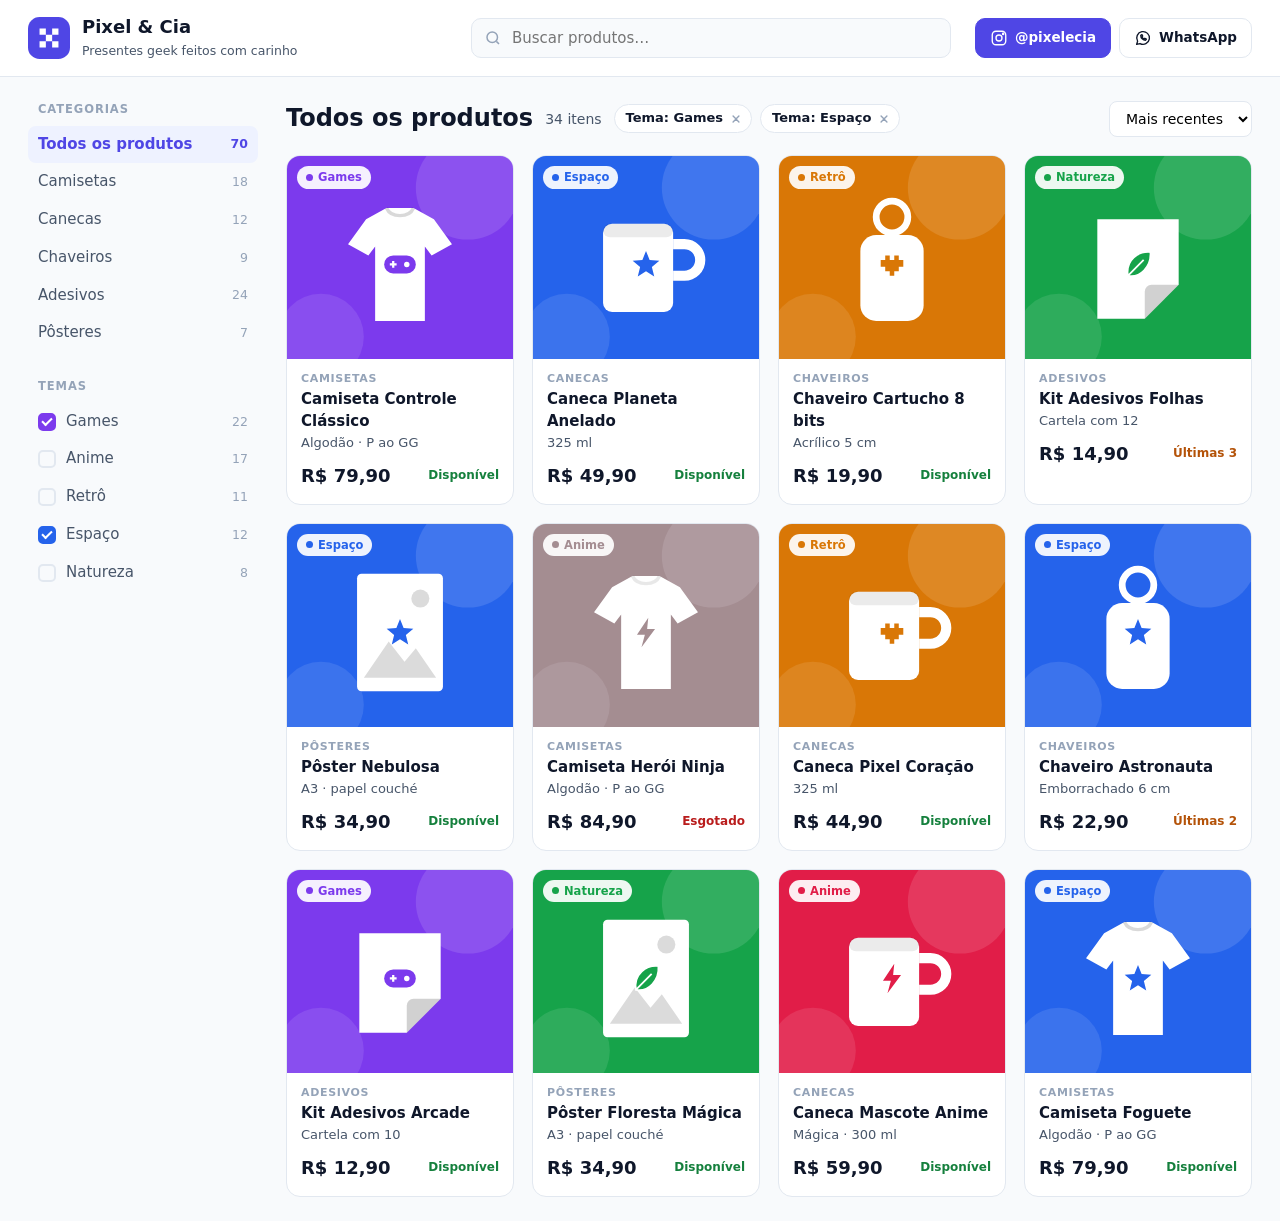
<file: docs/layouts/layout-a.html>
<!doctype html>
<html lang="pt-BR">
<head>
<meta charset="utf-8">
<meta name="viewport" content="width=device-width, initial-scale=1">
<title>Layout A · Vitrine com barra lateral</title>
<style>
  :root { --marca: #4f46e5; --marca-suave: #eef2ff; --fundo: #f8fafc; --sup: #fff; --borda: #e2e8f0; --texto: #0f172a; --t2: #475569; --t3: #94a3b8; }
  * { box-sizing: border-box; }
  body { margin: 0; font: 15px/1.45 "Segoe UI", system-ui, sans-serif; color: var(--texto); background: var(--fundo); }
  svg { display: block; }
  .topo { background: var(--sup); border-bottom: 1px solid var(--borda); }
  .topo-in { max-width: 1280px; margin: 0 auto; padding: 14px 28px; display: flex; align-items: center; gap: 24px; }
  .marca { display: flex; align-items: center; gap: 12px; }
  .marca .logo { width: 42px; height: 42px; }
  .marca strong { display: block; font-size: 18px; }
  .marca small { color: var(--t2); font-size: 12.5px; }
  .busca { flex: 1; max-width: 480px; margin-left: auto; position: relative; }
  .busca input { width: 100%; height: 40px; border: 1px solid var(--borda); border-radius: 10px; background: var(--fundo); padding: 0 14px 0 40px; font: inherit; }
  .busca svg { position: absolute; left: 13px; top: 11px; width: 18px; color: var(--t3); }
  .redes { display: flex; gap: 8px; }
  .redes a { display: inline-flex; align-items: center; gap: 7px; height: 40px; padding: 0 14px; border-radius: 10px; border: 1px solid var(--borda); color: var(--texto); text-decoration: none; font-weight: 600; font-size: 13.5px; }
  .redes a svg { width: 18px; }
  .redes a.insta { background: var(--marca); border-color: var(--marca); color: #fff; }
  .layout { max-width: 1280px; margin: 0 auto; padding: 24px 28px; display: grid; grid-template-columns: 230px 1fr; gap: 28px; }
  .lateral h3 { font-size: 11.5px; letter-spacing: .08em; text-transform: uppercase; color: var(--t3); margin: 0 0 8px 10px; }
  .lateral ul { list-style: none; margin: 0 0 26px; padding: 0; }
  .lateral li { display: flex; align-items: center; gap: 10px; padding: 8px 10px; border-radius: 8px; color: var(--t2); font-weight: 500; }
  .lateral li .n { margin-left: auto; font-size: 12.5px; color: var(--t3); }
  .lateral li.ativo { background: var(--marca-suave); color: var(--marca); font-weight: 700; }
  .lateral li.ativo .n { color: var(--marca); }
  .check { width: 18px; height: 18px; border-radius: 5px; border: 2px solid var(--borda); display: grid; place-items: center; flex: none; }
  .check.on { background: var(--c); border-color: var(--c); }
  .check.on::after { content: ""; width: 8px; height: 4px; border: solid #fff; border-width: 0 0 2.4px 2.4px; transform: rotate(-45deg) translate(1px, -1px); }
  .ponto { width: 9px; height: 9px; border-radius: 50%; background: var(--c); }
  .barra { display: flex; align-items: center; gap: 12px; margin-bottom: 18px; flex-wrap: wrap; }
  .barra h1 { margin: 0; font-size: 24px; }
  .barra .qtd { color: var(--t2); font-size: 14px; }
  .chips { display: flex; gap: 8px; }
  .chip { display: inline-flex; align-items: center; gap: 6px; padding: 4px 8px 4px 11px; border-radius: 999px; background: var(--sup); border: 1px solid var(--borda); font-size: 13px; font-weight: 600; }
  .chip svg { width: 14px; color: var(--t3); }
  .ordem { margin-left: auto; height: 36px; border: 1px solid var(--borda); border-radius: 8px; padding: 0 12px; font: inherit; font-size: 14px; background: var(--sup); }
  .grade { display: grid; grid-template-columns: repeat(4, 1fr); gap: 18px; }
  .card { background: var(--sup); border: 1px solid var(--borda); border-radius: 14px; overflow: hidden; }
  .card .img { aspect-ratio: 10/9; position: relative; }
  .card .img svg { width: 100%; height: 100%; }
  .tag { position: absolute; left: 10px; top: 10px; background: rgba(255,255,255,.92); color: var(--c); font-size: 11.5px; font-weight: 700; padding: 3px 9px; border-radius: 999px; display: flex; align-items: center; gap: 5px; }
  .tag .ponto { width: 7px; height: 7px; }
  .card .corpo { padding: 12px 14px 15px; }
  .cat { font-size: 11px; text-transform: uppercase; letter-spacing: .06em; color: var(--t3); font-weight: 700; }
  .card h4 { margin: 2px 0 1px; font-size: 15px; }
  .conteudo { font-size: 13px; color: var(--t2); }
  .rodape-card { display: flex; align-items: center; justify-content: space-between; margin-top: 10px; }
  .preco { font-size: 18px; font-weight: 800; }
  .estoque { font-size: 12px; font-weight: 600; color: #15803d; }
  .estoque.baixo { color: #b45309; } .estoque.zero { color: #b91c1c; }
  .card.esgotado .img { filter: grayscale(.8); opacity: .6; }
  .filtros-mobile { display: none; }
  @media (max-width: 700px) {
    .topo-in { flex-wrap: wrap; padding: 12px 16px; gap: 12px; }
    .redes a span { display: none; } .redes a { width: 40px; padding: 0; justify-content: center; }
    .redes { margin-left: auto; }
    .busca { order: 3; flex-basis: 100%; max-width: none; }
    .layout { grid-template-columns: 1fr; padding: 16px; }
    .lateral { display: none; }
    .filtros-mobile { display: flex; gap: 8px; margin-bottom: 14px; }
    .filtros-mobile button { height: 38px; padding: 0 14px; border-radius: 10px; border: 1px solid var(--borda); background: var(--sup); font: inherit; font-weight: 600; font-size: 14px; display: inline-flex; align-items: center; gap: 7px; }
    .filtros-mobile button svg { width: 16px; }
    .filtros-mobile .badge { background: var(--marca); color: #fff; border-radius: 999px; font-size: 11px; padding: 1px 7px; }
    .barra h1 { font-size: 20px; } .ordem { display: none; }
    .grade { grid-template-columns: repeat(2, 1fr); gap: 12px; }
    .card .corpo { padding: 10px 11px 12px; } .card h4 { font-size: 14px; } .preco { font-size: 16px; }
    .rodape-card { flex-direction: column; align-items: flex-start; gap: 2px; }
  }
</style>
</head>
<body>
<header class="topo"><div class="topo-in" id="topo"></div></header>
<div class="layout">
  <aside class="lateral" id="lateral"></aside>
  <main>
    <div class="filtros-mobile" id="filtros-mobile"></div>
    <div class="barra" id="barra"></div>
    <div class="grade" id="grade"></div>
  </main>
</div>
<script src="mock.js"></script>
<script>
  const { loja, categorias, temas, produtos, corTema, reais, arte, logo, icones } = MOCK;
  const temasAtivos = ['Games', 'Espaço'];
  document.getElementById('topo').innerHTML = `
    <div class="marca"><span class="logo">${logo('var(--marca)')}</span><div><strong>${loja.nome}</strong><small>${loja.slogan}</small></div></div>
    <label class="busca">${icones.busca}<input placeholder="Buscar produtos…"></label>
    <div class="redes"><a class="insta" href="#">${icones.instagram}<span>${loja.instagram}</span></a><a href="#">${icones.whatsapp}<span>WhatsApp</span></a></div>`;
  document.getElementById('lateral').innerHTML = `
    <h3>Categorias</h3>
    <ul><li class="ativo">Todos os produtos<span class="n">70</span></li>${categorias.map((c) => `<li>${c.nome}<span class="n">${c.qtd}</span></li>`).join('')}</ul>
    <h3>Temas</h3>
    <ul>${temas.map((t) => `<li style="--c:${t.cor}"><span class="check ${temasAtivos.includes(t.nome) ? 'on' : ''}"></span>${t.nome}<span class="n">${t.qtd}</span></li>`).join('')}</ul>`;
  document.getElementById('filtros-mobile').innerHTML = `<button>${icones.filtro} Categorias</button><button>Temas <span class="badge">2</span></button>`;
  document.getElementById('barra').innerHTML = `
    <h1>Todos os produtos</h1><span class="qtd">34 itens</span>
    <div class="chips">${temasAtivos.map((t) => `<span class="chip">Tema: ${t} ${icones.fechar}</span>`).join('')}</div>
    <select class="ordem"><option>Mais recentes</option></select>`;
  document.getElementById('grade').innerHTML = produtos.map((p) => `
    <article class="card ${p.estoque ? '' : 'esgotado'}" style="--c:${corTema(p.tema)}">
      <div class="img">${arte(p)}<span class="tag"><span class="ponto"></span>${p.tema}</span></div>
      <div class="corpo"><div class="cat">${p.categoria}</div><h4>${p.nome}</h4><div class="conteudo">${p.conteudo}</div>
        <div class="rodape-card"><span class="preco">${reais(p.preco)}</span>
        <span class="estoque ${p.estoque === 0 ? 'zero' : p.estoque <= 3 ? 'baixo' : ''}">${p.estoque === 0 ? 'Esgotado' : p.estoque <= 3 ? `Últimas ${p.estoque}` : 'Disponível'}</span></div>
      </div>
    </article>`).join('');
</script>
</body>
</html>
</file>
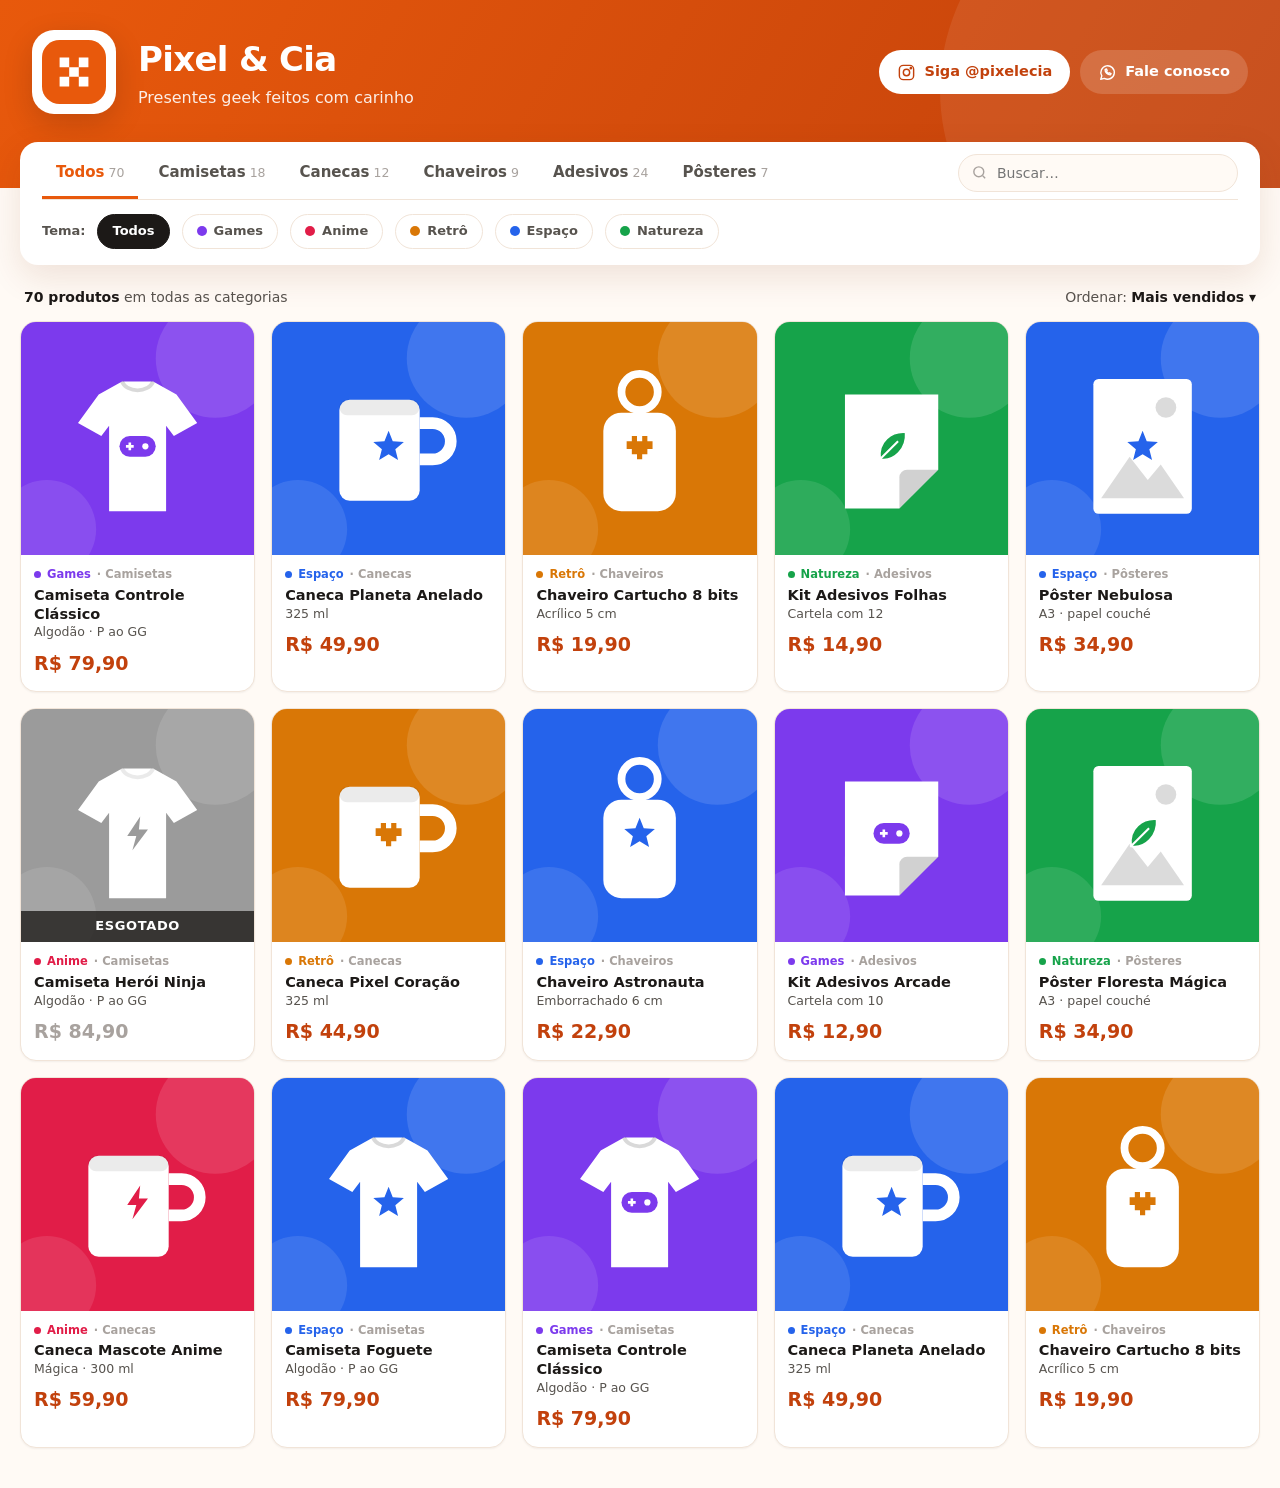
<file: docs/layouts/layout-b.html>
<!doctype html>
<html lang="pt-BR">
<head>
<meta charset="utf-8">
<meta name="viewport" content="width=device-width, initial-scale=1">
<title>Layout B · Capa + filtros em faixas</title>
<style>
  :root { --marca: #e8590c; --marca-2: #c2410c; --fundo: #fffaf5; --sup: #fff; --borda: #f1e4d8; --texto: #1c1917; --t2: #57534e; --t3: #a8a29e; }
  * { box-sizing: border-box; }
  body { margin: 0; font: 15px/1.45 "Segoe UI", system-ui, sans-serif; color: var(--texto); background: var(--fundo); }
  svg { display: block; }
  .capa { background: linear-gradient(120deg, var(--marca), var(--marca-2)); color: #fff; position: relative; overflow: hidden; }
  .capa::after { content: ""; position: absolute; right: -80px; top: -120px; width: 420px; height: 420px; border-radius: 50%; background: rgba(255,255,255,.08); }
  .capa-in { max-width: 1280px; margin: 0 auto; padding: 30px 32px 74px; display: flex; align-items: center; gap: 22px; position: relative; z-index: 1; }
  .capa .logo { width: 84px; height: 84px; border-radius: 22px; background: #fff; padding: 10px; box-shadow: 0 10px 30px rgba(0,0,0,.15); }
  .capa h1 { margin: 0; font-size: 34px; letter-spacing: -.02em; }
  .capa p { margin: 2px 0 0; opacity: .9; font-size: 16px; }
  .capa .redes { margin-left: auto; display: flex; gap: 10px; }
  .capa .redes a { display: inline-flex; align-items: center; gap: 8px; height: 44px; padding: 0 18px; border-radius: 999px; background: #fff; color: var(--marca-2); font-weight: 700; text-decoration: none; font-size: 14.5px; }
  .capa .redes a.ghost { background: rgba(255,255,255,.16); color: #fff; }
  .capa .redes svg { width: 19px; }
  .filtros { max-width: 1240px; margin: -46px auto 0; position: relative; z-index: 2; background: var(--sup); border-radius: 18px; box-shadow: 0 12px 34px rgba(120, 53, 15, .12); padding: 6px 22px 16px; }
  .abas { display: flex; gap: 6px; border-bottom: 1px solid var(--borda); align-items: center; }
  .aba { padding: 14px 14px 12px; font-weight: 600; color: var(--t2); border-bottom: 3px solid transparent; white-space: nowrap; }
  .aba.ativo { color: var(--marca); border-color: var(--marca); }
  .aba small { color: var(--t3); font-weight: 500; margin-left: 4px; }
  .busca { margin-left: auto; position: relative; width: 280px; }
  .busca input { width: 100%; height: 38px; border-radius: 999px; border: 1px solid var(--borda); background: var(--fundo); padding: 0 14px 0 38px; font: inherit; font-size: 14px; }
  .busca svg { position: absolute; left: 13px; top: 10px; width: 17px; color: var(--t3); }
  .temas { display: flex; align-items: center; gap: 8px; padding-top: 14px; }
  .temas > span { font-size: 13px; font-weight: 700; color: var(--t2); margin-right: 4px; }
  .pilula { display: inline-flex; align-items: center; gap: 7px; padding: 7px 14px; border-radius: 999px; border: 1.5px solid var(--borda); font-size: 13.5px; font-weight: 600; color: var(--t2); white-space: nowrap; }
  .pilula i { width: 10px; height: 10px; border-radius: 50%; background: var(--c); }
  .pilula.on { background: var(--c); border-color: var(--c); color: #fff; }
  .pilula.on i { background: #fff; }
  .pilula.todos.on { background: var(--texto); border-color: var(--texto); }
  .principal { max-width: 1240px; margin: 0 auto; padding: 22px 0 40px; }
  .resumo { display: flex; justify-content: space-between; color: var(--t2); font-size: 14px; margin: 0 4px 14px; }
  .resumo b { color: var(--texto); }
  .grade { display: grid; grid-template-columns: repeat(5, 1fr); gap: 16px; }
  .card { background: var(--sup); border-radius: 16px; overflow: hidden; box-shadow: 0 1px 2px rgba(0,0,0,.05); border: 1px solid var(--borda); }
  .card .img { aspect-ratio: 1; position: relative; }
  .card .img svg { width: 100%; height: 100%; }
  .card .faixa { position: absolute; inset: auto 0 0 0; background: rgba(28,25,23,.78); color: #fff; text-align: center; font-weight: 700; font-size: 13px; padding: 6px; letter-spacing: .05em; text-transform: uppercase; }
  .card .corpo { padding: 11px 13px 14px; }
  .meta { display: flex; gap: 6px; align-items: center; font-size: 11.5px; color: var(--t3); font-weight: 600; }
  .meta i { width: 7px; height: 7px; border-radius: 50%; background: var(--c); }
  .meta b { color: var(--c); }
  .card h4 { margin: 3px 0 0; font-size: 14.5px; line-height: 1.3; }
  .conteudo { font-size: 12.5px; color: var(--t2); }
  .preco { margin-top: 8px; font-size: 19px; font-weight: 800; color: var(--marca-2); }
  .card.esgotado .img svg { filter: grayscale(1); opacity: .55; }
  .card.esgotado .preco { color: var(--t3); }
  @media (max-width: 700px) {
    .capa-in { padding: 20px 16px 58px; gap: 14px; flex-wrap: wrap; }
    .capa .logo { width: 56px; height: 56px; border-radius: 16px; padding: 7px; }
    .capa h1 { font-size: 23px; } .capa p { font-size: 13.5px; }
    .capa .redes { margin: 0; width: 100%; } .capa .redes a { height: 38px; font-size: 13.5px; padding: 0 14px; } .capa .redes a.ghost span { display: none; }
    .filtros { margin: -38px 12px 0; padding: 4px 0 12px; border-radius: 16px; }
    .abas { overflow: hidden; padding: 0 8px; }
    .busca { display: none; }
    .temas { overflow: hidden; padding: 12px 12px 0; } .temas > span { display: none; }
    .principal { padding: 16px 12px 30px; }
    .grade { grid-template-columns: repeat(2, 1fr); gap: 10px; }
    .card h4 { font-size: 13.5px; } .preco { font-size: 16px; }
  }
</style>
</head>
<body>
<section class="capa"><div class="capa-in" id="capa"></div></section>
<div class="filtros" id="filtros"></div>
<main class="principal">
  <div class="resumo" id="resumo"></div>
  <div class="grade" id="grade"></div>
</main>
<script src="mock.js"></script>
<script>
  const { loja, categorias, temas, produtos, corTema, reais, arte, logo, icones } = MOCK;
  document.getElementById('capa').innerHTML = `
    <span class="logo">${logo('var(--marca)')}</span>
    <div><h1>${loja.nome}</h1><p>${loja.slogan}</p></div>
    <div class="redes"><a href="#">${icones.instagram}<span>Siga ${loja.instagram}</span></a><a class="ghost" href="#">${icones.whatsapp}<span>Fale conosco</span></a></div>`;
  document.getElementById('filtros').innerHTML = `
    <div class="abas"><span class="aba ativo">Todos<small>70</small></span>${categorias.map((c) => `<span class="aba">${c.nome}<small>${c.qtd}</small></span>`).join('')}
      <label class="busca">${icones.busca}<input placeholder="Buscar…"></label></div>
    <div class="temas"><span>Tema:</span><span class="pilula todos on">Todos</span>${temas.map((t) => `<span class="pilula" style="--c:${t.cor}"><i></i>${t.nome}</span>`).join('')}</div>`;
  document.getElementById('resumo').innerHTML = `<span><b>70 produtos</b> em todas as categorias</span><span>Ordenar: <b>Mais vendidos ▾</b></span>`;
  document.getElementById('grade').innerHTML = [...produtos, ...produtos.slice(0, 3)].map((p, i) => `
    <article class="card ${p.estoque ? '' : 'esgotado'}" style="--c:${corTema(p.tema)}">
      <div class="img">${arte({ ...p, id: p.id + i * 100 })}${p.estoque ? '' : '<div class="faixa">Esgotado</div>'}</div>
      <div class="corpo"><div class="meta"><i></i><b>${p.tema}</b>· ${p.categoria}</div><h4>${p.nome}</h4><div class="conteudo">${p.conteudo}</div>
        <div class="preco">${reais(p.preco)}</div></div>
    </article>`).join('');
</script>
</body>
</html>
</file>
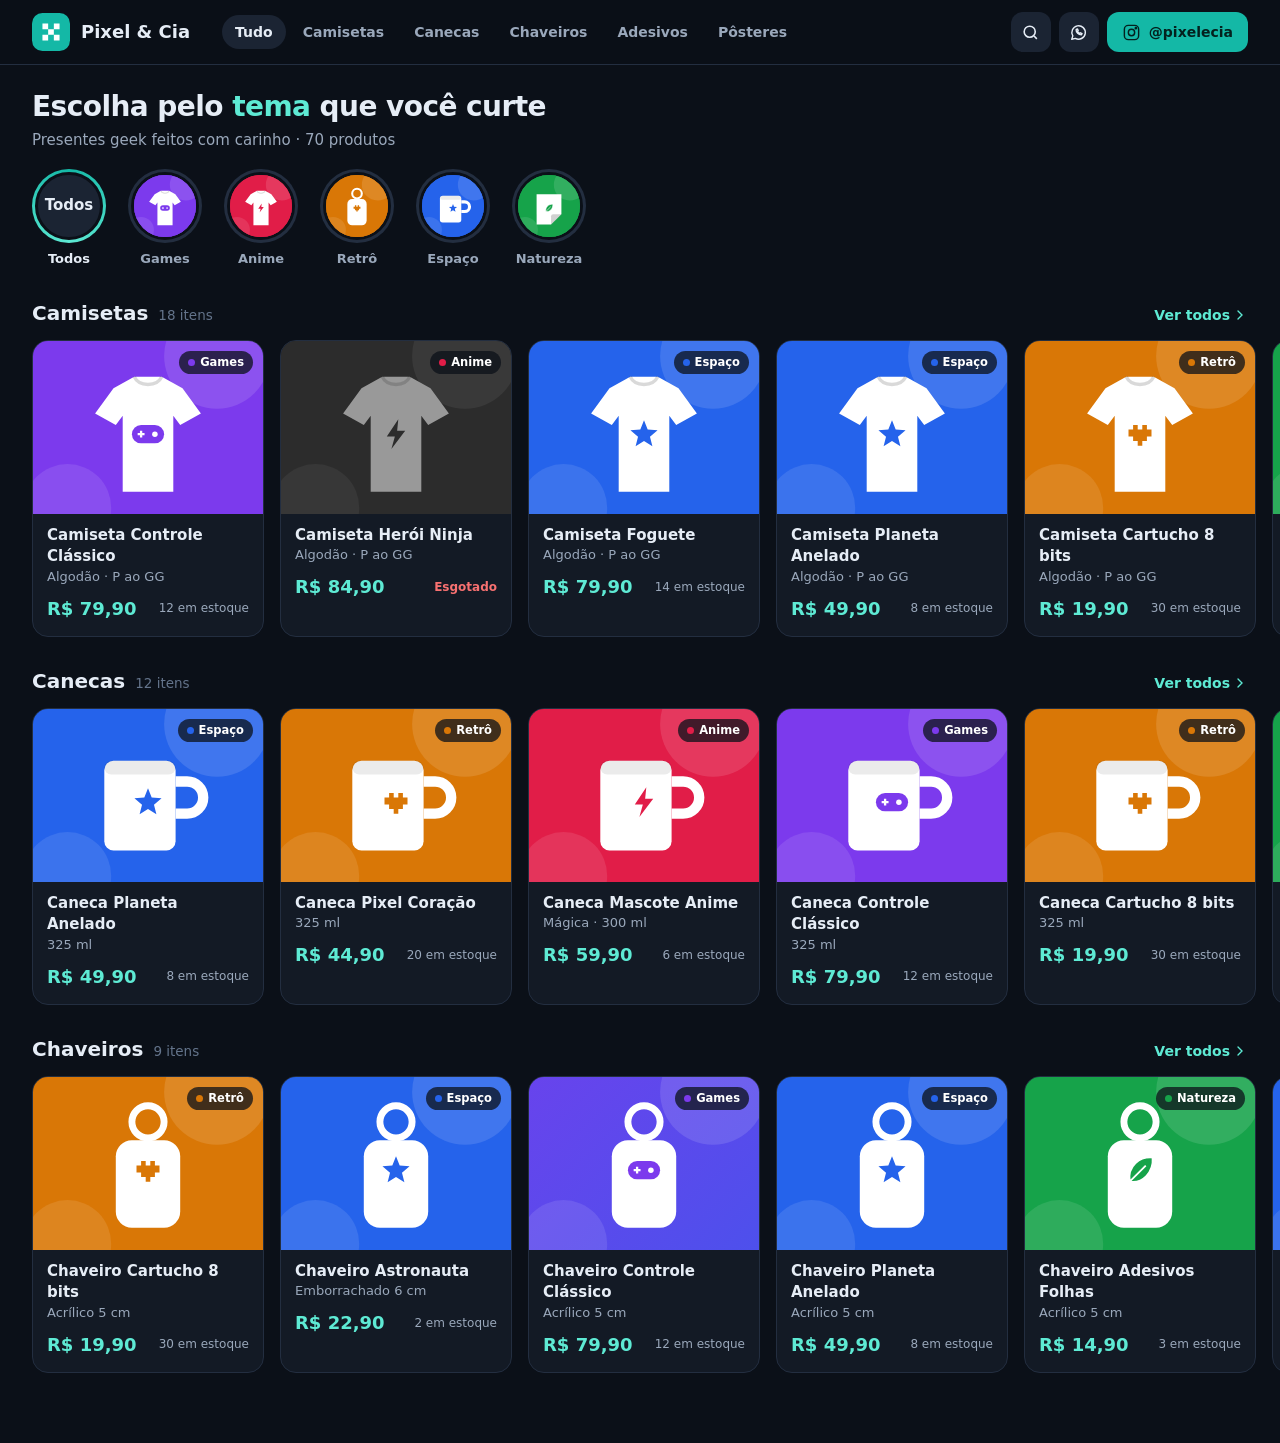
<file: docs/layouts/layout-c.html>
<!doctype html>
<html lang="pt-BR">
<head>
<meta charset="utf-8">
<meta name="viewport" content="width=device-width, initial-scale=1">
<title>Layout C · Prateleiras por categoria</title>
<style>
  :root { --marca: #14b8a6; --marca-2: #5eead4; --fundo: #0b1018; --sup: #131a25; --sup-2: #1b2433; --borda: #232e40; --texto: #e6edf6; --t2: #9aa8bb; --t3: #64748b; }
  * { box-sizing: border-box; }
  body { margin: 0; font: 15px/1.45 "Segoe UI", system-ui, sans-serif; color: var(--texto); background: var(--fundo); overflow-x: hidden; }
  svg { display: block; }
  .topo { position: sticky; top: 0; z-index: 3; background: rgba(11,16,24,.92); border-bottom: 1px solid var(--borda); }
  .topo-in { max-width: 1280px; margin: 0 auto; padding: 12px 32px; display: flex; align-items: center; gap: 22px; }
  .marca { display: flex; align-items: center; gap: 11px; font-weight: 800; font-size: 18px; }
  .marca .logo { width: 38px; height: 38px; }
  .ancoras { display: flex; gap: 4px; margin-left: 10px; }
  .ancoras span { padding: 7px 13px; border-radius: 999px; color: var(--t2); font-weight: 600; font-size: 14px; }
  .ancoras span.ativo { background: var(--sup-2); color: var(--texto); }
  .direita { margin-left: auto; display: flex; gap: 8px; align-items: center; }
  .icone-btn { width: 40px; height: 40px; border-radius: 12px; display: grid; place-items: center; background: var(--sup-2); color: var(--texto); }
  .icone-btn svg { width: 19px; }
  .icone-btn.insta { background: var(--marca); color: #04211e; width: auto; padding: 0 15px; display: flex; gap: 8px; font-weight: 700; font-size: 14px; }
  .principal { max-width: 1280px; margin: 0 auto; padding: 22px 32px 40px; }
  .boas-vindas { display: flex; align-items: end; justify-content: space-between; margin-bottom: 18px; }
  .boas-vindas h1 { margin: 0; font-size: 28px; letter-spacing: -.02em; }
  .boas-vindas h1 em { font-style: normal; color: var(--marca-2); }
  .boas-vindas p { margin: 2px 0 0; color: var(--t2); }
  .temas { display: flex; gap: 22px; margin-bottom: 30px; }
  .tema { display: grid; justify-items: center; gap: 7px; font-size: 13px; font-weight: 600; color: var(--t2); }
  .tema .bola { width: 74px; height: 74px; border-radius: 50%; padding: 3px; background: var(--borda); }
  .tema .bola > div { width: 100%; height: 100%; border-radius: 50%; overflow: hidden; border: 3px solid var(--fundo); background: var(--c); display: grid; place-items: center; }
  .tema .bola svg { width: 100%; height: 100%; }
  .tema.on { color: var(--texto); }
  .tema.on .bola { background: conic-gradient(var(--marca), var(--marca-2), var(--marca)); }
  .tema .todos { color: var(--texto); font-weight: 800; font-size: 15px; background: var(--sup-2) !important; }
  .prateleira { margin-bottom: 30px; }
  .prateleira header { display: flex; align-items: baseline; gap: 10px; margin-bottom: 12px; }
  .prateleira h2 { margin: 0; font-size: 20px; }
  .prateleira header span { color: var(--t3); font-size: 13.5px; }
  .prateleira header a { margin-left: auto; color: var(--marca-2); font-weight: 600; font-size: 14px; text-decoration: none; display: flex; align-items: center; gap: 2px; }
  .prateleira header a svg { width: 16px; }
  .fila { display: grid; grid-auto-flow: column; grid-auto-columns: 232px; gap: 16px; }
  .card { background: var(--sup); border: 1px solid var(--borda); border-radius: 16px; overflow: hidden; }
  .card .img { aspect-ratio: 4/3; position: relative; }
  .card .img svg { width: 100%; height: 100%; }
  .card .tag { position: absolute; right: 10px; top: 10px; background: rgba(11,16,24,.75); color: #fff; font-size: 11.5px; font-weight: 700; padding: 3px 9px; border-radius: 999px; display: flex; gap: 5px; align-items: center; }
  .card .tag i { width: 7px; height: 7px; border-radius: 50%; background: var(--c); }
  .card .corpo { padding: 11px 14px 14px; }
  .card h4 { margin: 0; font-size: 15px; }
  .conteudo { font-size: 13px; color: var(--t2); }
  .linha { display: flex; justify-content: space-between; align-items: center; margin-top: 9px; }
  .preco { font-size: 18px; font-weight: 800; color: var(--marca-2); }
  .estoque { font-size: 12px; color: var(--t2); }
  .estoque.zero { color: #f87171; font-weight: 700; }
  .card.esgotado .img svg { filter: grayscale(1) brightness(.6); }
  @media (max-width: 700px) {
    .topo-in { padding: 10px 14px; gap: 10px; }
    .ancoras, .icone-btn.insta span { display: none; }
    .icone-btn.insta { width: 40px; padding: 0; justify-content: center; }
    .principal { padding: 16px 14px 30px; }
    .boas-vindas h1 { font-size: 21px; } .boas-vindas p { font-size: 13.5px; }
    .temas { gap: 14px; margin-bottom: 22px; }
    .tema .bola { width: 60px; height: 60px; }
    .prateleira h2 { font-size: 17px; }
    .fila { grid-auto-columns: 158px; gap: 10px; }
    .card h4 { font-size: 13.5px; } .preco { font-size: 15.5px; } .estoque { display: none; }
  }
</style>
</head>
<body>
<header class="topo"><div class="topo-in" id="topo"></div></header>
<main class="principal">
  <div class="boas-vindas" id="boas-vindas"></div>
  <div class="temas" id="temas"></div>
  <div id="prateleiras"></div>
</main>
<script src="mock.js"></script>
<script>
  const { loja, categorias, temas, produtos, corTema, reais, arte, logo, icones } = MOCK;
  document.getElementById('topo').innerHTML = `
    <div class="marca"><span class="logo">${logo('var(--marca)')}</span>${loja.nome}</div>
    <nav class="ancoras">${['Tudo', ...categorias.map((c) => c.nome)].map((n, i) => `<span class="${i ? '' : 'ativo'}">${n}</span>`).join('')}</nav>
    <div class="direita"><span class="icone-btn">${icones.busca}</span><span class="icone-btn">${icones.whatsapp}</span><span class="icone-btn insta">${icones.instagram}<span>${loja.instagram}</span></span></div>`;
  document.getElementById('boas-vindas').innerHTML = `<div><h1>Escolha pelo <em>tema</em> que você curte</h1><p>${loja.slogan} · 70 produtos</p></div>`;
  const amostra = (tema) => produtos.find((p) => p.tema === tema);
  document.getElementById('temas').innerHTML = `
    <div class="tema on"><div class="bola"><div class="todos">Todos</div></div>Todos</div>
    ${temas.map((t) => `<div class="tema" style="--c:${t.cor}"><div class="bola"><div>${arte({ ...amostra(t.nome), id: 900 + t.qtd })}</div></div>${t.nome}</div>`).join('')}`;
  const porCategoria = categorias.slice(0, 3).map((c) => {
    const itens = produtos.filter((p) => p.categoria === c.nome);
    const singular = { Camisetas: 'Camiseta', Canecas: 'Caneca', Chaveiros: 'Chaveiro' }[c.nome];
    const conteudo = itens[0].conteudo;
    const extras = produtos.filter((p) => p.categoria !== c.nome)
      .map((p) => ({ ...p, categoria: c.nome, conteudo, nome: `${singular} ${p.nome.split(' ').slice(1).join(' ')}` }));
    return { ...c, itens: [...itens, ...extras].slice(0, 6) };
  });
  document.getElementById('prateleiras').innerHTML = porCategoria.map((c, ci) => `
    <section class="prateleira">
      <header><h2>${c.nome}</h2><span>${c.qtd} itens</span><a href="#">Ver todos ${icones.seta}</a></header>
      <div class="fila">${c.itens.map((p, i) => `
        <article class="card ${p.estoque ? '' : 'esgotado'}" style="--c:${corTema(p.tema)}">
          <div class="img">${arte({ ...p, id: p.id + ci * 50 + i * 7 })}<span class="tag"><i></i>${p.tema}</span></div>
          <div class="corpo"><h4>${p.nome}</h4><div class="conteudo">${p.conteudo}</div>
            <div class="linha"><span class="preco">${reais(p.preco)}</span><span class="estoque ${p.estoque ? '' : 'zero'}">${p.estoque ? `${p.estoque} em estoque` : 'Esgotado'}</span></div></div>
        </article>`).join('')}</div>
    </section>`).join('');
</script>
</body>
</html>
</file>
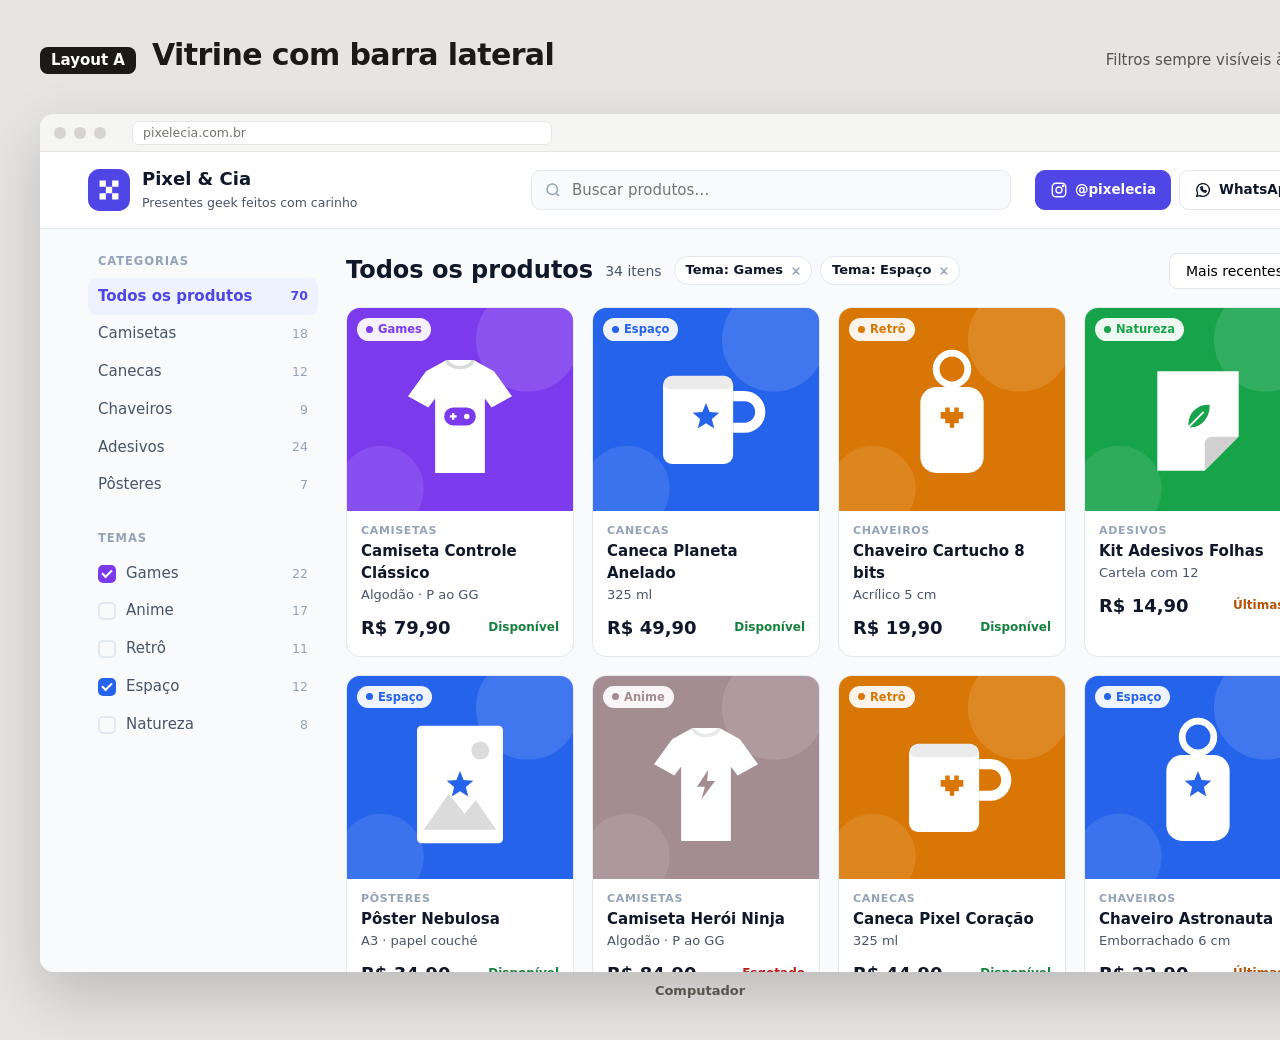
<file: docs/layouts/quadro.html>
<!doctype html>
<html lang="pt-BR">
<head>
<meta charset="utf-8">
<title>Quadro de apresentação</title>
<style>
  * { box-sizing: border-box; }
  body { margin: 0; background: #e7e5e4; font: 15px/1.4 "Segoe UI", system-ui, sans-serif; color: #1c1917; }
  .quadro { width: 1860px; padding: 34px 40px 40px; }
  .titulo { display: flex; align-items: baseline; gap: 16px; margin-bottom: 22px; }
  .titulo b { font-size: 15px; background: #1c1917; color: #fff; border-radius: 8px; padding: 3px 11px; }
  .titulo h1 { margin: 0; font-size: 30px; letter-spacing: -.02em; }
  .titulo p { margin: 0 0 0 auto; color: #57534e; font-size: 15px; max-width: 760px; text-align: right; }
  .telas { display: flex; gap: 40px; align-items: flex-start; }
  .janela { border-radius: 14px; overflow: hidden; box-shadow: 0 24px 60px rgba(0,0,0,.18); background: #fff; }
  .barra { height: 38px; background: #f5f5f4; border-bottom: 1px solid #e7e5e4; display: flex; align-items: center; gap: 8px; padding: 0 14px; }
  .barra i { width: 12px; height: 12px; border-radius: 50%; background: #d6d3d1; }
  .barra span { margin-left: 18px; flex: 0 0 420px; height: 24px; border-radius: 7px; background: #fff; border: 1px solid #e7e5e4; font-size: 12.5px; color: #78716c; display: flex; align-items: center; padding: 0 10px; }
  .celular { width: 414px; padding: 12px; background: #1c1917; border-radius: 46px; box-shadow: 0 24px 60px rgba(0,0,0,.25); }
  .celular .tela { border-radius: 36px; overflow: hidden; background: #fff; }
  iframe { border: 0; display: block; }
  .legenda { text-align: center; font-size: 13px; color: #57534e; margin-top: 10px; font-weight: 600; }
</style>
</head>
<body>
<div class="quadro">
  <div class="titulo"><b id="letra"></b><h1 id="nome"></h1><p id="desc"></p></div>
  <div class="telas">
    <div>
      <div class="janela"><div class="barra"><i></i><i></i><i></i><span>pixelecia.com.br</span></div>
        <iframe id="desktop" width="1320" height="820"></iframe></div>
      <div class="legenda">Computador</div>
    </div>
    <div>
      <div class="celular"><div class="tela"><iframe id="mobile" width="390" height="820"></iframe></div></div>
      <div class="legenda">Celular</div>
    </div>
  </div>
</div>
<script>
  const INFO = {
    a: ['Vitrine com barra lateral', 'Filtros sempre visíveis à esquerda: categoria (uma) e temas (vários, com caixinhas). No celular viram dois botões que abrem a lista.'],
    b: ['Capa da loja + filtros em faixas', 'Capa com a cor e o logo da loja em destaque. Categorias em abas e temas em pílulas coloridas logo abaixo. Sem barra lateral, grade mais larga.'],
    c: ['Prateleiras por categoria', 'Temas em círculos no topo (estilo stories do Instagram). Cada categoria é uma prateleira que rola para o lado, com “Ver todos”. Tema escuro.'],
  };
  const l = new URLSearchParams(location.search).get('l') || 'a';
  document.getElementById('letra').textContent = `Layout ${l.toUpperCase()}`;
  document.getElementById('nome').textContent = INFO[l][0];
  document.getElementById('desc').textContent = INFO[l][1];
  document.getElementById('desktop').src = `layout-${l}.html`;
  document.getElementById('mobile').src = `layout-${l}.html`;
</script>
</body>
</html>
</file>
